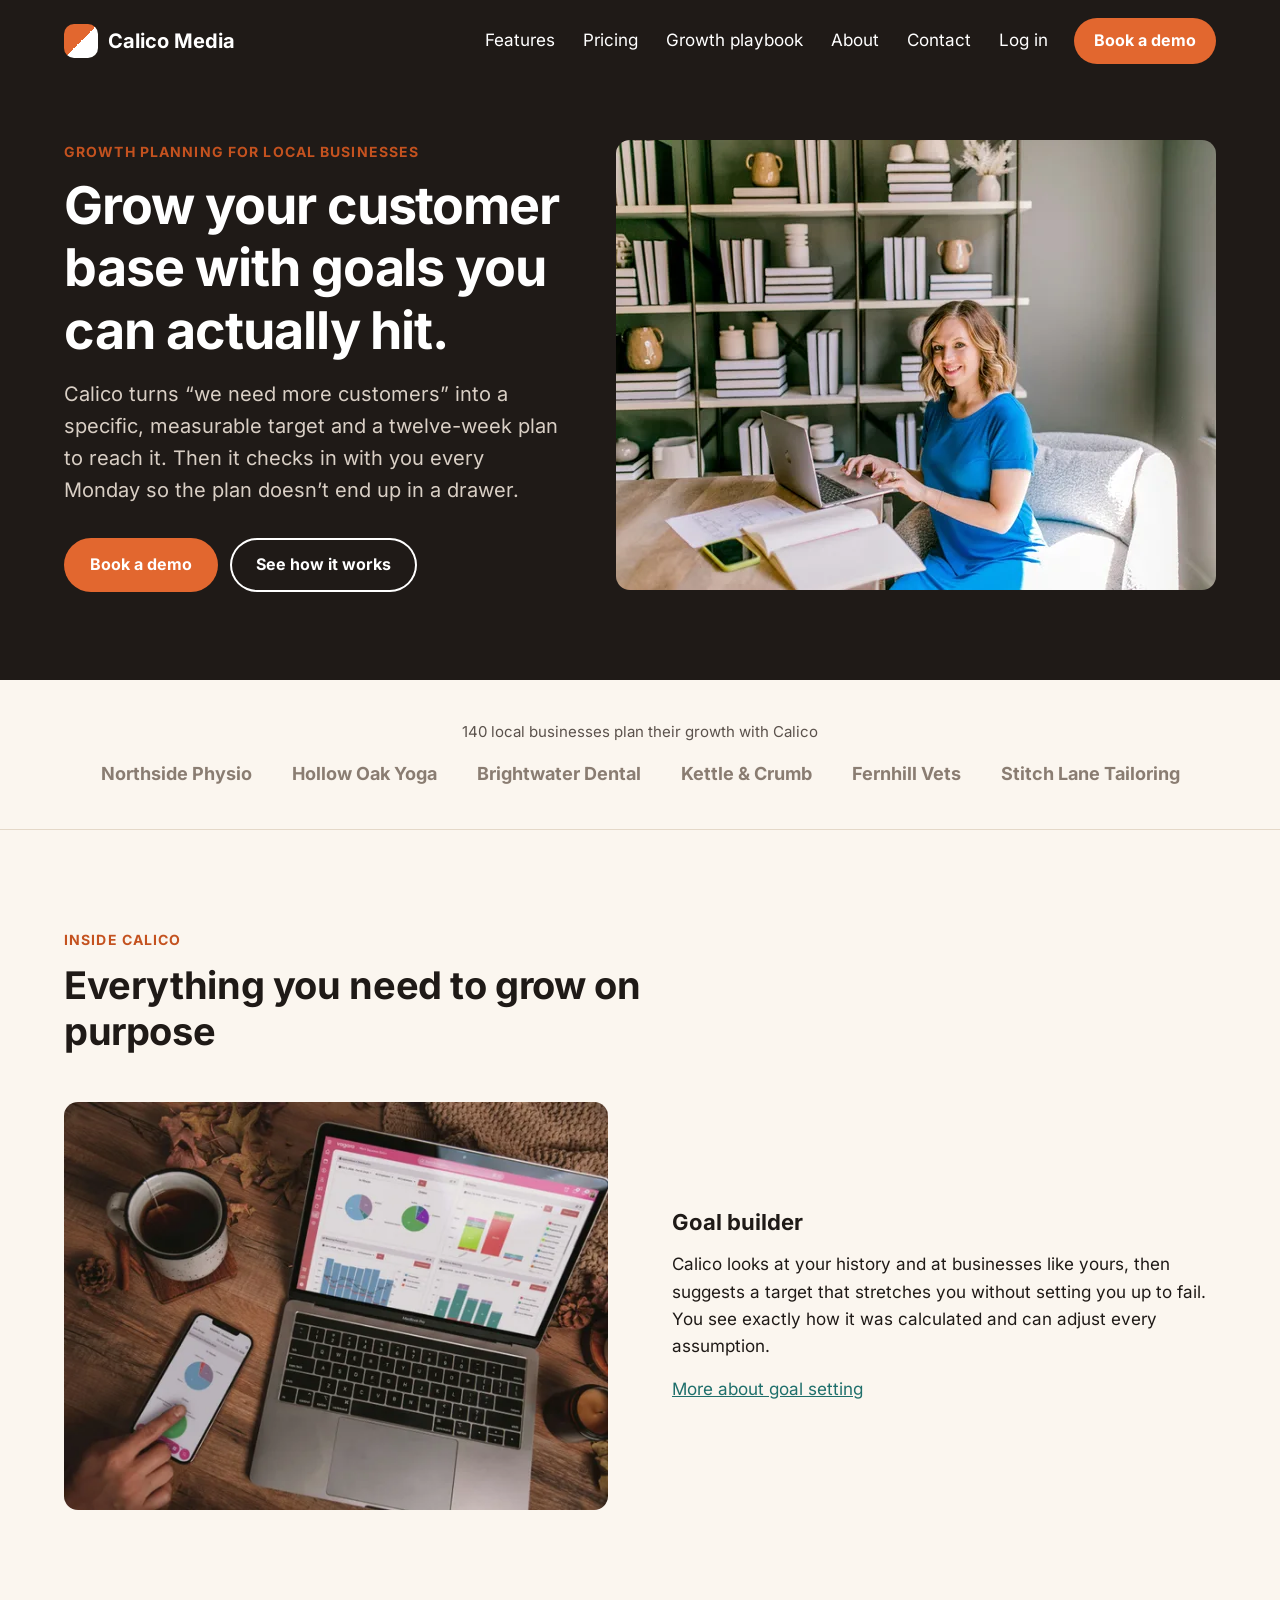
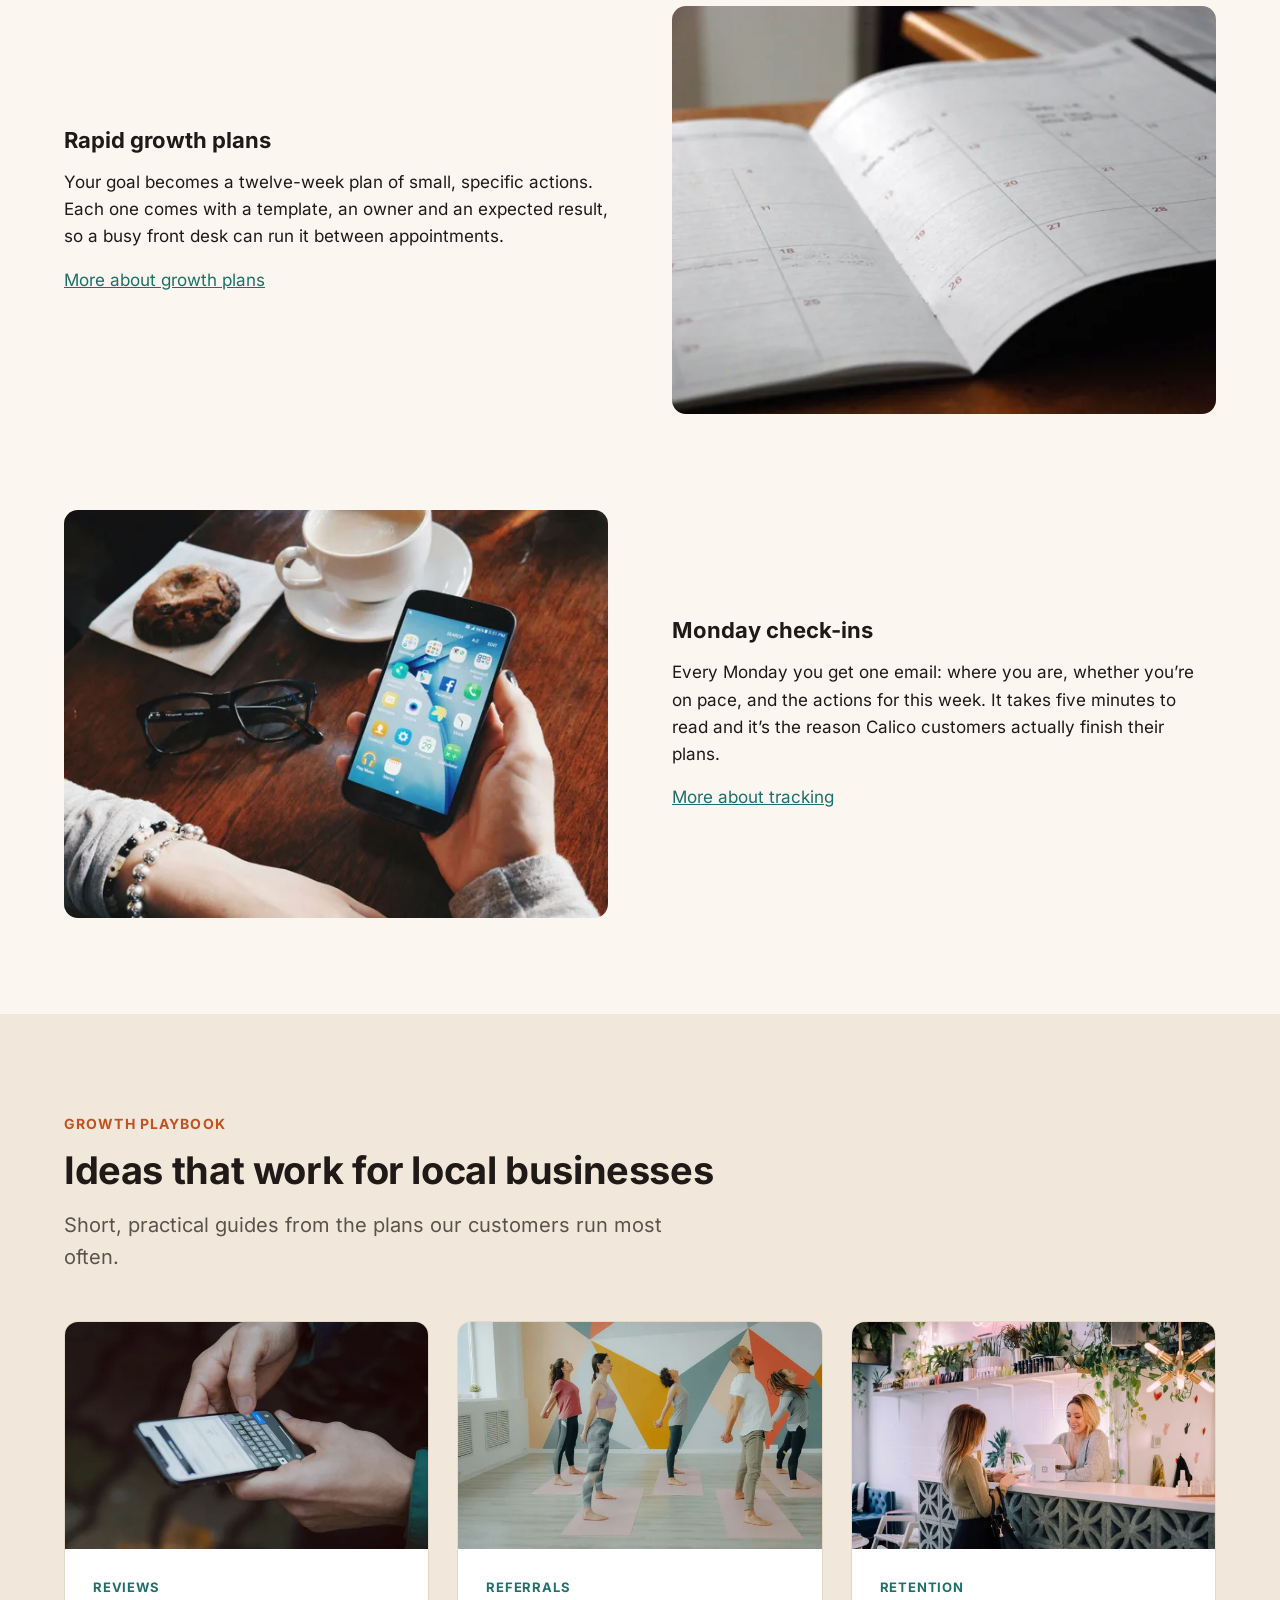
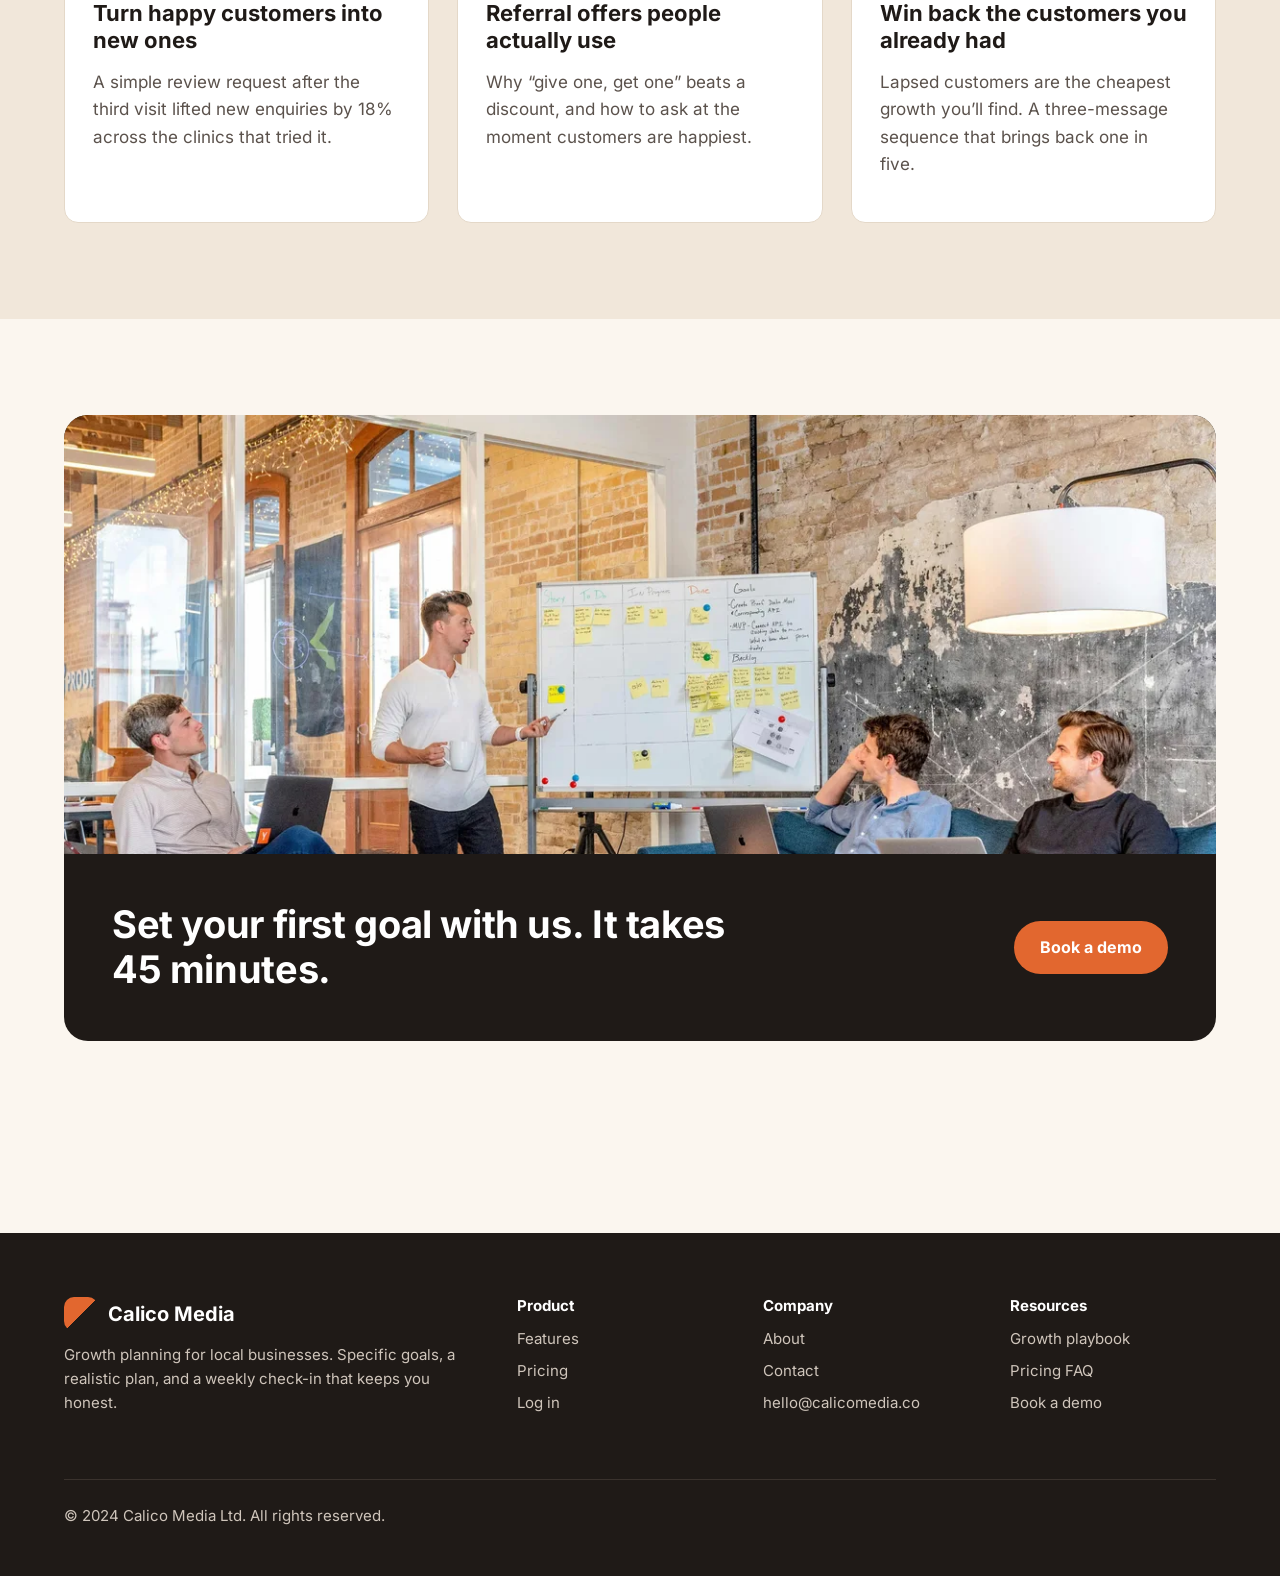
<file: public/index.html>
<!DOCTYPE html>
<html lang="en">
<head>
  <meta charset="utf-8">
  <meta name="viewport" content="width=device-width, initial-scale=1">
  <title>Calico Media | Growth planning for local businesses</title>
  <meta name="description" content="Calico helps local businesses grow their customer base with specific, measurable, realistic goals and a rapid growth plan you can run every week.">
  <link rel="stylesheet" href="css/home-fonts.css">
  <link rel="stylesheet" href="css/styles.css">
</head>
<body>
  <header class="site-header site-header--home">
    <div class="container">
      <a class="logo" href="index.html"><span class="logo-mark"></span>Calico Media</a>
      <nav aria-label="Main">
        <ul class="nav-links">
          <li><a href="features.html">Features</a></li>
          <li><a href="pricing.html">Pricing</a></li>
          <li><a href="#playbook">Growth playbook</a></li>
          <li><a href="about.html">About</a></li>
          <li><a href="contact.html">Contact</a></li>
          <li><a href="https://app.calicomedia.co/login">Log in</a></li>
          <li><a class="btn" href="contact.html">Book a demo</a></li>
        </ul>
      </nav>
    </div>
  </header>

  <main>
    <section class="hero">
      <div class="container hero-inner">
        <div class="hero-text">
          <span class="eyebrow">Growth planning for local businesses</span>
          <h1>Grow your customer base with goals you can actually hit.</h1>
          <p class="lead">Calico turns &ldquo;we need more customers&rdquo; into a specific, measurable target and a twelve-week plan to reach it. Then it checks in with you every Monday so the plan doesn&rsquo;t end up in a drawer.</p>
          <div class="hero-actions">
            <a class="btn" href="contact.html">Book a demo</a>
            <a class="btn btn--ghost" href="features.html">See how it works</a>
          </div>
        </div>
        <div class="hero-media">
          <img class="hero-image" src="images/hero-weekly-plan-600.webp"
            srcset="images/hero-weekly-plan-360.webp 360w,
                    images/hero-weekly-plan-600.webp 600w,
                    images/hero-weekly-plan-900.webp 900w,
                    images/hero-weekly-plan-1200.webp 1200w,
                    images/hero-weekly-plan-1800.webp 1800w"
            sizes="(max-width: 648px) calc(100vw - 48px), 600px"
            width="3600" height="2700"
            fetchpriority="high" alt="A business owner at her desk with a laptop and an open planner">
        </div>
      </div>
    </section>

    <section class="trust">
      <div class="container">
        <p>140 local businesses plan their growth with Calico</p>
        <ul class="trust-list">
          <li>Northside Physio</li>
          <li>Hollow Oak Yoga</li>
          <li>Brightwater Dental</li>
          <li>Kettle &amp; Crumb</li>
          <li>Fernhill Vets</li>
          <li>Stitch Lane Tailoring</li>
        </ul>
      </div>
    </section>

    <section class="section">
      <div class="container">
        <div class="section-intro">
          <span class="eyebrow">Inside Calico</span>
          <h2>Everything you need to grow on purpose</h2>
        </div>

        <div class="feature-row">
          <div class="feature-media">
            <img src="images/feature-goal-builder-600.webp"
              srcset="images/feature-goal-builder-360.webp 360w,
                      images/feature-goal-builder-600.webp 600w,
                      images/feature-goal-builder-800.webp 800w,
                      images/feature-goal-builder-1200.webp 1200w,
                      images/feature-goal-builder-1600.webp 1600w"
              sizes="auto, (max-width: 768px) calc(100vw - 48px), (max-width: 1200px) calc(50vw - 56px), 544px"
              width="3200" height="2400"
              loading="lazy" alt="Growth charts on a laptop and phone beside a cup of tea">
          </div>
          <div>
            <h3>Goal builder</h3>
            <p>Calico looks at your history and at businesses like yours, then suggests a target that stretches you without setting you up to fail. You see exactly how it was calculated and can adjust every assumption.</p>
            <a href="features.html">More about goal setting</a>
          </div>
        </div>

        <div class="feature-row feature-row--reverse">
          <div class="feature-media">
            <img src="images/feature-growth-plan-600.webp"
              srcset="images/feature-growth-plan-360.webp 360w,
                      images/feature-growth-plan-600.webp 600w,
                      images/feature-growth-plan-800.webp 800w,
                      images/feature-growth-plan-1200.webp 1200w,
                      images/feature-growth-plan-1600.webp 1600w"
              sizes="auto, (max-width: 768px) calc(100vw - 48px), (max-width: 1200px) calc(50vw - 56px), 544px"
              width="3200" height="2400"
              loading="lazy" alt="An open planner showing the weeks ahead">
          </div>
          <div>
            <h3>Rapid growth plans</h3>
            <p>Your goal becomes a twelve-week plan of small, specific actions. Each one comes with a template, an owner and an expected result, so a busy front desk can run it between appointments.</p>
            <a href="features.html">More about growth plans</a>
          </div>
        </div>

        <div class="feature-row">
          <div class="feature-media">
            <img src="images/feature-monday-checkin-600.webp"
              srcset="images/feature-monday-checkin-360.webp 360w,
                      images/feature-monday-checkin-600.webp 600w,
                      images/feature-monday-checkin-800.webp 800w,
                      images/feature-monday-checkin-1200.webp 1200w,
                      images/feature-monday-checkin-1600.webp 1600w"
              sizes="auto, (max-width: 768px) calc(100vw - 48px), (max-width: 1200px) calc(50vw - 56px), 544px"
              width="3200" height="2400"
              loading="lazy" alt="Checking a phone over coffee on a Monday morning">
          </div>
          <div>
            <h3>Monday check-ins</h3>
            <p>Every Monday you get one email: where you are, whether you&rsquo;re on pace, and the actions for this week. It takes five minutes to read and it&rsquo;s the reason Calico customers actually finish their plans.</p>
            <a href="features.html">More about tracking</a>
          </div>
        </div>
      </div>
    </section>

    <section class="section section--sand" id="playbook">
      <div class="container">
        <div class="section-intro">
          <span class="eyebrow">Growth playbook</span>
          <h2>Ideas that work for local businesses</h2>
          <p class="lead">Short, practical guides from the plans our customers run most often.</p>
        </div>
        <div class="playbook-grid">
          <article class="card">
            <img src="images/playbook-reviews-600.webp"
              srcset="images/playbook-reviews-360.webp 360w,
                      images/playbook-reviews-600.webp 600w,
                      images/playbook-reviews-800.webp 800w,
                      images/playbook-reviews-1200.webp 1200w,
                      images/playbook-reviews-1600.webp 1600w"
              sizes="auto, (max-width: 675px) calc(100vw - 50px), (max-width: 1003px) calc(50vw - 40px), (max-width: 1200px) calc((100vw - 110px) / 3), 364px"
              width="3000" height="1875"
              loading="lazy" alt="A customer typing a review on their phone">
            <div class="card-body">
              <span class="card-tag">Reviews</span>
              <h3>Turn happy customers into new ones</h3>
              <p>A simple review request after the third visit lifted new enquiries by 18% across the clinics that tried it.</p>
            </div>
          </article>
          <article class="card">
            <img src="images/playbook-referrals-600.webp"
              srcset="images/playbook-referrals-360.webp 360w,
                      images/playbook-referrals-600.webp 600w,
                      images/playbook-referrals-800.webp 800w,
                      images/playbook-referrals-1200.webp 1200w,
                      images/playbook-referrals-1600.webp 1600w"
              sizes="auto, (max-width: 675px) calc(100vw - 50px), (max-width: 1003px) calc(50vw - 40px), (max-width: 1200px) calc((100vw - 110px) / 3), 364px"
              width="3000" height="1875"
              loading="lazy" alt="A group class stretching together in a yoga studio">
            <div class="card-body">
              <span class="card-tag">Referrals</span>
              <h3>Referral offers people actually use</h3>
              <p>Why &ldquo;give one, get one&rdquo; beats a discount, and how to ask at the moment customers are happiest.</p>
            </div>
          </article>
          <article class="card">
            <img src="images/playbook-rebooking-600.webp"
              srcset="images/playbook-rebooking-360.webp 360w,
                      images/playbook-rebooking-600.webp 600w,
                      images/playbook-rebooking-800.webp 800w,
                      images/playbook-rebooking-1200.webp 1200w,
                      images/playbook-rebooking-1600.webp 1600w"
              sizes="auto, (max-width: 675px) calc(100vw - 50px), (max-width: 1003px) calc(50vw - 40px), (max-width: 1200px) calc((100vw - 110px) / 3), 364px"
              width="3000" height="1875"
              loading="lazy" alt="A customer at the front desk booking her next visit">
            <div class="card-body">
              <span class="card-tag">Retention</span>
              <h3>Win back the customers you already had</h3>
              <p>Lapsed customers are the cheapest growth you&rsquo;ll find. A three-message sequence that brings back one in five.</p>
            </div>
          </article>
        </div>
      </div>
    </section>

    <section class="section">
      <div class="container">
        <div class="cta-band">
          <img src="images/team-workshop-800.webp"
            srcset="images/team-workshop-480.webp 480w,
                    images/team-workshop-800.webp 800w,
                    images/team-workshop-1200.webp 1200w,
                    images/team-workshop-1600.webp 1600w,
                    images/team-workshop-2304.webp 2304w"
            sizes="auto, (max-width: 1200px) calc(100vw - 48px), 1152px"
            width="3600" height="1371"
            loading="lazy" alt="The Calico Media team planning around a whiteboard">
          <div class="cta-body">
            <h2>Set your first goal with us. It takes 45 minutes.</h2>
            <a class="btn" href="contact.html">Book a demo</a>
          </div>
        </div>
      </div>
    </section>
  </main>

  <footer class="site-footer">
    <div class="container">
      <div class="footer-grid">
        <div>
          <a class="logo" href="index.html"><span class="logo-mark"></span>Calico Media</a>
          <p>Growth planning for local businesses. Specific goals, a realistic plan, and a weekly check-in that keeps you honest.</p>
        </div>
        <div>
          <h4>Product</h4>
          <ul>
            <li><a href="features.html">Features</a></li>
            <li><a href="pricing.html">Pricing</a></li>
            <li><a href="https://app.calicomedia.co/login">Log in</a></li>
          </ul>
        </div>
        <div>
          <h4>Company</h4>
          <ul>
            <li><a href="about.html">About</a></li>
            <li><a href="contact.html">Contact</a></li>
            <li><a href="mailto:hello@calicomedia.co">hello@calicomedia.co</a></li>
          </ul>
        </div>
        <div>
          <h4>Resources</h4>
          <ul>
            <li><a href="index.html#playbook">Growth playbook</a></li>
            <li><a href="pricing.html#faq">Pricing FAQ</a></li>
            <li><a href="contact.html">Book a demo</a></li>
          </ul>
        </div>
      </div>
      <div class="footer-bottom">
        <p>&copy; 2024 Calico Media Ltd. All rights reserved.</p>
      </div>
    </div>
  </footer>
</body>
</html>
</file>
<file: public/css/home-fonts.css>
@font-face {
  font-family: 'Inter';
  font-style: normal;
  font-weight: 400;
  font-display: swap;
  src: url('../fonts/inter-latin-400-normal.woff2') format('woff2');
}

@font-face {
  font-family: 'Inter';
  font-style: normal;
  font-weight: 700;
  font-display: swap;
  src: url('../fonts/inter-latin-700-normal.woff2') format('woff2');
}
</file>
<file: public/css/styles.css>
/* Calico Media marketing site */

:root {
  --ink: #1f1a17;
  --ink-soft: #5b524c;
  --cream: #fbf6ef;
  --sand: #f1e7da;
  --white: #ffffff;
  --orange: #e2672f;
  --orange-dark: #c4521f;
  --teal: #1f6f6b;
  --line: #e4d8c8;
  --radius: 14px;
}

*,
*::before,
*::after {
  box-sizing: border-box;
}

body {
  margin: 0;
  font-family: 'Inter', -apple-system, BlinkMacSystemFont, 'Segoe UI', sans-serif;
  font-weight: 400;
  font-size: 17px;
  line-height: 1.6;
  color: var(--ink);
  background: var(--cream);
}

h1,
h2,
h3,
h4 {
  font-weight: 700;
  line-height: 1.2;
  margin: 0 0 16px;
}

h1 {
  font-size: 52px;
  letter-spacing: -0.02em;
}

h2 {
  font-size: 38px;
  letter-spacing: -0.01em;
}

h3 {
  font-size: 22px;
}

p {
  margin: 0 0 16px;
}

a {
  color: var(--teal);
}

img {
  max-width: 100%;
}

.container {
  max-width: 1200px;
  margin: 0 auto;
  padding: 0 24px;
}

.section {
  padding: 96px 0;
}

.section--sand {
  background: var(--sand);
}

.eyebrow {
  display: inline-block;
  font-size: 14px;
  font-weight: 700;
  letter-spacing: 0.08em;
  text-transform: uppercase;
  color: var(--orange-dark);
  margin-bottom: 12px;
}

.lead {
  font-size: 20px;
  color: var(--ink-soft);
  max-width: 640px;
}

.section-intro {
  max-width: 680px;
  margin-bottom: 48px;
}

.btn {
  display: inline-block;
  padding: 14px 26px;
  border-radius: 999px;
  background: var(--orange);
  color: var(--white);
  font-weight: 700;
  text-decoration: none;
  border: 0;
  font-size: 16px;
  font-family: inherit;
  cursor: pointer;
}

.btn:hover {
  background: var(--orange-dark);
}

.btn--ghost {
  background: transparent;
  color: inherit;
  box-shadow: inset 0 0 0 2px currentColor;
}

.btn--ghost:hover {
  background: rgba(255, 255, 255, 0.1);
}

/* Header */

.site-header {
  background: var(--white);
  border-bottom: 1px solid var(--line);
}

.site-header .container {
  display: flex;
  flex-wrap: wrap;
  align-items: center;
  justify-content: space-between;
  gap: 12px 32px;
  padding-top: 18px;
  padding-bottom: 18px;
}

.logo {
  display: flex;
  align-items: center;
  gap: 10px;
  flex-shrink: 0;
  font-size: 20px;
  font-weight: 700;
  color: var(--ink);
  text-decoration: none;
}

.logo-mark {
  width: 34px;
  height: 34px;
  border-radius: 10px;
  background: linear-gradient(135deg, var(--orange) 0%, var(--orange) 50%, var(--ink) 50%, var(--ink) 100%);
}

.nav-links {
  display: flex;
  flex-wrap: wrap;
  align-items: center;
  gap: 8px 28px;
  list-style: none;
  margin: 0;
  padding: 0;
}

.nav-links a {
  color: var(--ink);
  text-decoration: none;
}

.nav-links a:hover,
.nav-links a[aria-current='page'] {
  color: var(--orange-dark);
}

.site-header--home {
  background: var(--ink);
  border-bottom: 0;
}

.site-header--home .logo,
.site-header--home .nav-links a {
  color: var(--white);
}

.site-header--home .logo-mark {
  background: linear-gradient(135deg, var(--orange) 0%, var(--orange) 50%, var(--white) 50%, var(--white) 100%);
}

.site-header--home .container {
  flex-wrap: nowrap;
}

.site-header--home nav {
  min-width: 0;
}

.site-header--home .nav-links {
  flex-wrap: nowrap;
  gap: 0;
}

.site-header--home .nav-links li {
  min-width: 0;
}

.site-header--home .nav-links a {
  display: block;
  padding: 0 14px;
  white-space: nowrap;
}

.site-header--home .nav-links li:last-child {
  flex-shrink: 0;
}

.site-header--home .nav-links .btn {
  margin-left: 12px;
  padding: 10px 20px;
}

/* Home hero */

.hero {
  background: var(--ink);
  color: var(--white);
  padding: 56px 0 88px;
}

.hero-inner {
  display: flex;
  align-items: center;
  gap: 56px;
}

.hero-text {
  flex: 1;
}

.hero-text .lead {
  color: #d9cfc5;
}

.hero-actions {
  display: flex;
  flex-wrap: wrap;
  gap: 12px;
  margin-top: 32px;
}

.hero-media {
  width: 600px;
  flex-shrink: 0;
}

.hero-image {
  width: 100%;
  height: auto;
  aspect-ratio: 4 / 3;
  object-fit: cover;
  border-radius: var(--radius);
  display: block;
}

/* Trust strip */

.trust {
  padding: 40px 0;
  border-bottom: 1px solid var(--line);
  text-align: center;
}

.trust p {
  color: var(--ink-soft);
  font-size: 15px;
}

.trust-list {
  display: flex;
  flex-wrap: wrap;
  justify-content: center;
  gap: 12px 40px;
  list-style: none;
  margin: 0;
  padding: 0;
  font-weight: 700;
  font-size: 18px;
  color: #8a7d72;
}

/* Steps */

.steps {
  display: grid;
  grid-template-columns: repeat(auto-fit, minmax(240px, 1fr));
  gap: 24px;
}

.step {
  background: var(--white);
  border: 1px solid var(--line);
  border-radius: var(--radius);
  padding: 32px;
}

.step-number {
  display: inline-flex;
  align-items: center;
  justify-content: center;
  width: 40px;
  height: 40px;
  border-radius: 50%;
  background: var(--sand);
  color: var(--orange-dark);
  font-weight: 700;
  margin-bottom: 16px;
}

/* Check list */

.check-list {
  list-style: none;
  margin: 24px 0 0;
  padding: 0;
}

.check-list li {
  position: relative;
  padding-left: 32px;
  margin-bottom: 14px;
}

.check-list li::before {
  content: '';
  position: absolute;
  left: 0;
  top: 6px;
  width: 16px;
  height: 16px;
  border-radius: 50%;
  background: var(--teal);
  box-shadow: inset 0 0 0 4px #cfe6e4;
}

/* FAQ */

.faq {
  max-width: 820px;
}

.faq details {
  border-top: 1px solid var(--line);
  padding: 20px 0;
}

.faq details:last-child {
  border-bottom: 1px solid var(--line);
}

.faq summary {
  font-weight: 700;
  font-size: 19px;
  cursor: pointer;
}

.faq details p {
  margin-top: 12px;
  color: var(--ink-soft);
}

/* Feature rows */

.feature-row {
  display: grid;
  grid-template-columns: 1fr 1fr;
  gap: 64px;
  align-items: center;
  margin-bottom: 96px;
}

.feature-row:last-child {
  margin-bottom: 0;
}

.feature-row--reverse .feature-media {
  order: 2;
}

.feature-media img {
  display: block;
  width: 100%;
  height: auto;
  aspect-ratio: 4 / 3;
  object-fit: cover;
  border-radius: var(--radius);
}

/* Playbook */

.playbook-grid {
  display: grid;
  grid-template-columns: repeat(auto-fit, minmax(300px, 1fr));
  gap: 28px;
}

/* Card grid */

.card-grid {
  display: grid;
  grid-template-columns: repeat(3, 1fr);
  gap: 28px;
}

.card {
  background: var(--white);
  border: 1px solid var(--line);
  border-radius: var(--radius);
  overflow: hidden;
}

.card img {
  display: block;
  width: 100%;
  height: auto;
  aspect-ratio: 16 / 10;
  object-fit: cover;
}

.card-body {
  padding: 24px 28px 28px;
}

.card-body p {
  color: var(--ink-soft);
}

.card-tag {
  font-size: 13px;
  font-weight: 700;
  text-transform: uppercase;
  letter-spacing: 0.06em;
  color: var(--teal);
}

.icon-dot {
  width: 44px;
  height: 44px;
  border-radius: 12px;
  background: var(--sand);
  margin-bottom: 18px;
  position: relative;
}

.icon-dot::after {
  content: '';
  position: absolute;
  inset: 13px;
  border-radius: 50%;
  background: var(--orange);
}

/* CTA band */

.cta-band {
  background: var(--ink);
  color: var(--white);
  border-radius: 24px;
  overflow: hidden;
}

.cta-band img {
  display: block;
  width: 100%;
  height: auto;
  aspect-ratio: 21 / 8;
  object-fit: cover;
}

.cta-body {
  padding: 48px;
  display: flex;
  flex-wrap: wrap;
  align-items: center;
  justify-content: space-between;
  gap: 24px;
}

.cta-body h2 {
  margin: 0;
  max-width: 620px;
}

/* Page header (inner pages) */

.page-header {
  padding: 80px 0 56px;
  border-bottom: 1px solid var(--line);
}

/* Pricing */

.pricing-grid {
  display: grid;
  grid-template-columns: repeat(auto-fit, minmax(260px, 1fr));
  gap: 24px;
  align-items: stretch;
}

.pricing-card {
  background: var(--white);
  border: 1px solid var(--line);
  border-radius: var(--radius);
  padding: 36px 32px;
  display: flex;
  flex-direction: column;
}

.pricing-card--featured {
  border: 2px solid var(--orange);
  box-shadow: 0 24px 48px rgba(226, 103, 47, 0.14);
}

.plan-badge {
  align-self: flex-start;
  font-size: 13px;
  font-weight: 700;
  background: var(--orange);
  color: var(--white);
  border-radius: 999px;
  padding: 4px 12px;
  margin-bottom: 16px;
}

.price {
  font-size: 48px;
  font-weight: 700;
  margin: 8px 0 4px;
}

.price small {
  font-size: 17px;
  font-weight: 400;
  color: var(--ink-soft);
}

.pricing-card .check-list {
  flex: 1;
  margin-bottom: 28px;
}

.pricing-card .btn {
  text-align: center;
}

.pricing-note {
  margin-top: 32px;
  color: var(--ink-soft);
  font-size: 15px;
}

/* About */

.stats {
  display: grid;
  grid-template-columns: repeat(auto-fit, minmax(160px, 1fr));
  gap: 16px;
}

.stat {
  background: var(--white);
  border: 1px solid var(--line);
  border-radius: var(--radius);
  padding: 28px 20px;
}

.stat-number {
  display: block;
  font-size: 48px;
  font-weight: 700;
  color: var(--orange-dark);
}

.stat-label {
  display: block;
  font-size: 15px;
  color: var(--ink-soft);
}

.prose {
  max-width: 720px;
}

.team-grid {
  display: grid;
  grid-template-columns: repeat(auto-fit, minmax(220px, 1fr));
  gap: 24px;
}

.person {
  background: var(--white);
  border: 1px solid var(--line);
  border-radius: var(--radius);
  padding: 28px;
}

.avatar {
  width: 56px;
  height: 56px;
  border-radius: 50%;
  background: var(--sand);
  color: var(--orange-dark);
  display: flex;
  align-items: center;
  justify-content: center;
  font-weight: 700;
  margin-bottom: 16px;
}

.person p {
  color: var(--ink-soft);
  font-size: 15px;
  margin: 0;
}

/* Contact */

.contact-layout {
  display: grid;
  grid-template-columns: 3fr 2fr;
  gap: 64px;
}

.contact-honeypot {
  display: none;
}

.contact-form label {
  display: block;
  font-weight: 700;
  margin-bottom: 6px;
}

.contact-form input,
.contact-form textarea {
  display: block;
  width: 100%;
  font: inherit;
  padding: 12px 14px;
  border: 1px solid var(--line);
  border-radius: 10px;
  background: var(--white);
  margin-bottom: 20px;
}

.contact-form textarea {
  min-height: 160px;
  resize: vertical;
}

.form-status {
  margin-top: 16px;
  font-weight: 700;
}

.form-status--success {
  color: var(--teal);
}

.form-status--error {
  color: #b3261e;
}

.contact-aside {
  background: var(--white);
  border: 1px solid var(--line);
  border-radius: var(--radius);
  padding: 32px;
  align-self: start;
}

.contact-aside h3 {
  font-size: 18px;
  margin-top: 24px;
  margin-bottom: 6px;
}

.contact-aside h3:first-child {
  margin-top: 0;
}

.contact-aside p {
  color: var(--ink-soft);
  margin: 0;
}

/* Footer */

.site-footer {
  background: var(--ink);
  color: #cfc5bb;
  padding: 64px 0 32px;
  margin-top: 96px;
  font-size: 15px;
}

.footer-grid {
  display: grid;
  grid-template-columns: 2fr 1fr 1fr 1fr;
  gap: 40px;
}

.site-footer h4 {
  color: var(--white);
  font-size: 15px;
  margin-bottom: 12px;
}

.site-footer ul {
  list-style: none;
  margin: 0;
  padding: 0;
}

.site-footer li {
  margin-bottom: 8px;
}

.site-footer a {
  color: #cfc5bb;
  text-decoration: none;
}

.site-footer a:hover {
  color: var(--white);
}

.site-footer .logo {
  color: var(--white);
  margin-bottom: 12px;
}

.footer-bottom {
  border-top: 1px solid #3a322d;
  margin-top: 48px;
  padding-top: 24px;
}

@media (max-width: 980px) {
  .site-header--home .container,
  .site-header--home .nav-links {
    flex-wrap: wrap;
  }

  .site-header--home .nav-links {
    gap: 8px 16px;
  }

  .site-header--home .nav-links a {
    padding: 0;
  }

  .site-header--home .nav-links .btn {
    margin-left: 0;
  }

  .hero-inner {
    flex-direction: column;
    align-items: stretch;
    gap: 32px;
  }

  .hero-media {
    order: -1;
    max-width: 100%;
  }
}

@media (max-width: 768px) {
  h1 {
    font-size: 40px;
  }

  h2 {
    font-size: 30px;
  }

  .section {
    padding: 64px 0;
  }

  .feature-row {
    grid-template-columns: 1fr;
    gap: 32px;
    margin-bottom: 64px;
  }

  .feature-row--reverse .feature-media {
    order: 0;
  }

  .card-grid {
    grid-template-columns: repeat(2, 1fr);
  }

  .contact-layout {
    grid-template-columns: 1fr;
    gap: 40px;
  }

  .footer-grid {
    grid-template-columns: 1fr 1fr;
  }
}

@media (max-width: 480px) {
  h1 {
    font-size: 34px;
  }

  .card-grid {
    grid-template-columns: 1fr;
  }

  .cta-body {
    padding: 32px 24px;
  }

  .footer-grid {
    grid-template-columns: 1fr;
  }
}

@media (max-width: 347px) {
  .playbook-grid {
    grid-template-columns: minmax(0, 1fr);
  }
}
</file>
